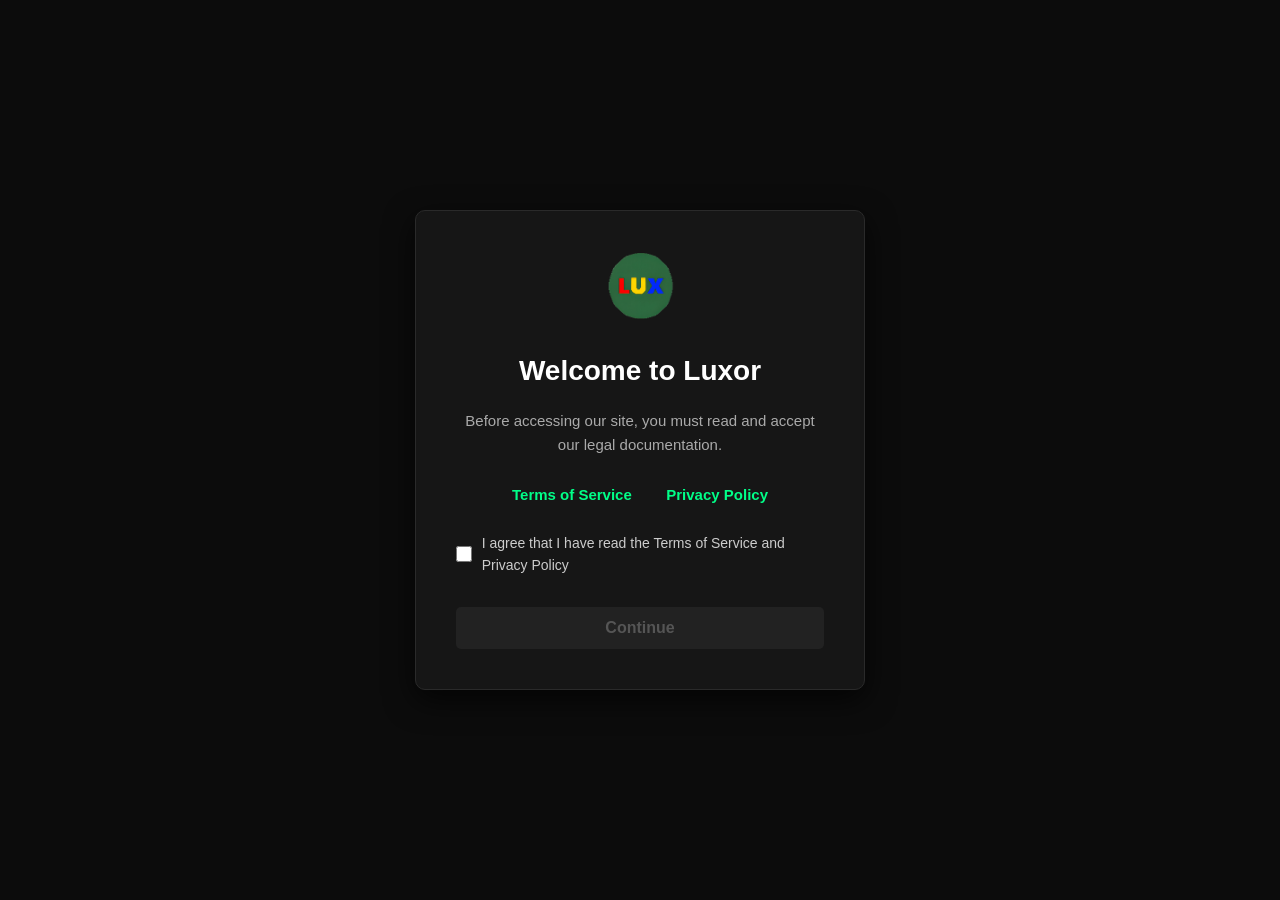
<file: index.html>
<!DOCTYPE html>
<html lang="en">
<head>
    <meta charset="UTF-8">
    <meta name="viewport" content="width=device-width, initial-scale=1.0">
    <title>Luxor</title>
    <link rel="icon" type="image/png" href="luxor.png">
    <link rel="stylesheet" href="style.css">
    <script>
        document.addEventListener("DOMContentLoaded", function() {
            if (localStorage.getItem("luxor_accepted") === "true") {
                document.getElementById("overlay").style.display = "none";
                document.getElementById("main-content").style.display = "block";
            }
            
            const checkbox = document.getElementById("agree-check");
            const btn = document.getElementById("continue-btn");
            
            checkbox.addEventListener("change", function() {
                btn.disabled = !this.checked;
            });
            
            btn.addEventListener("click", function() {
                if (checkbox.checked) {
                    localStorage.setItem("luxor_accepted", "true");
                    document.getElementById("overlay").style.display = "none";
                    document.getElementById("main-content").style.display = "block";
                }
            });
        });
    </script>
</head>
<body>

    <div id="overlay" class="gate-overlay">
        <div class="gate-box">
            <img src="luxor.png" alt="Luxor Logo" class="gate-logo">
            <h2>Welcome to Luxor</h2>
            <p>Before accessing our site, you must read and accept our legal documentation.</p>
            <div class="gate-links">
                <a href="tos.html" target="_blank">Terms of Service</a>
                <a href="privacy.html" target="_blank">Privacy Policy</a>
            </div>
            <div class="gate-checkbox-area">
                <input type="checkbox" id="agree-check">
                <label for="agree-check">I agree that I have read the Terms of Service and Privacy Policy</label>
            </div>
            <button id="continue-btn" class="btn" disabled style="width: 100%; cursor: pointer;">Continue</button>
        </div>
    </div>

    <div id="main-content" style="display: none;">
        <header>
            <div class="logo-area">
                <img src="luxor.png" alt="Luxor Logo" class="site-logo">
                <span class="brand-name">LUXOR</span>
            </div>
            <nav>
                <a href="index.html">Home</a>
                <a href="about.html">About</a>
                <a href="projects.html">Projects</a>
                <a href="tos.html">TOS</a>
                <a href="privacy.html">Privacy Policy</a>
            </nav>
        </header>

        <main>
            <section id="home" class="hero-section">
                <h1>Welcome to Luxor</h1>
                <p>Discover Luxor projects under here!</p>
                <a href="projects.html" class="btn">Explore Projects</a>
            </section>

            <section id="home" class="hero-section">
                <h1>About</h1>
                <a href="about.html" class="btn">About Luxor</a>
            </section>

            <section id="home" class="hero-section">
            <h1>TOS</h1>
            <a href="tos.html" class="btn">Terms of Service</a>
            </section>

            <section id="home" class="hero-section">
            <h1>Privacy Policy</h1>
            <a href="privacy.html" class="btn">Privacy Policy</a>
            </section>
        </main>

    <footer>
        <p>&copy; 2026 Luxor. All rights reserved.</p>
        <div class="legal-links">
            <a href="tos.html">Terms of Service</a> | 
            <a href="privacy.html">Privacy Policy</a>
        </div>
    </footer>
    </div>

</body>
</html>
</file>
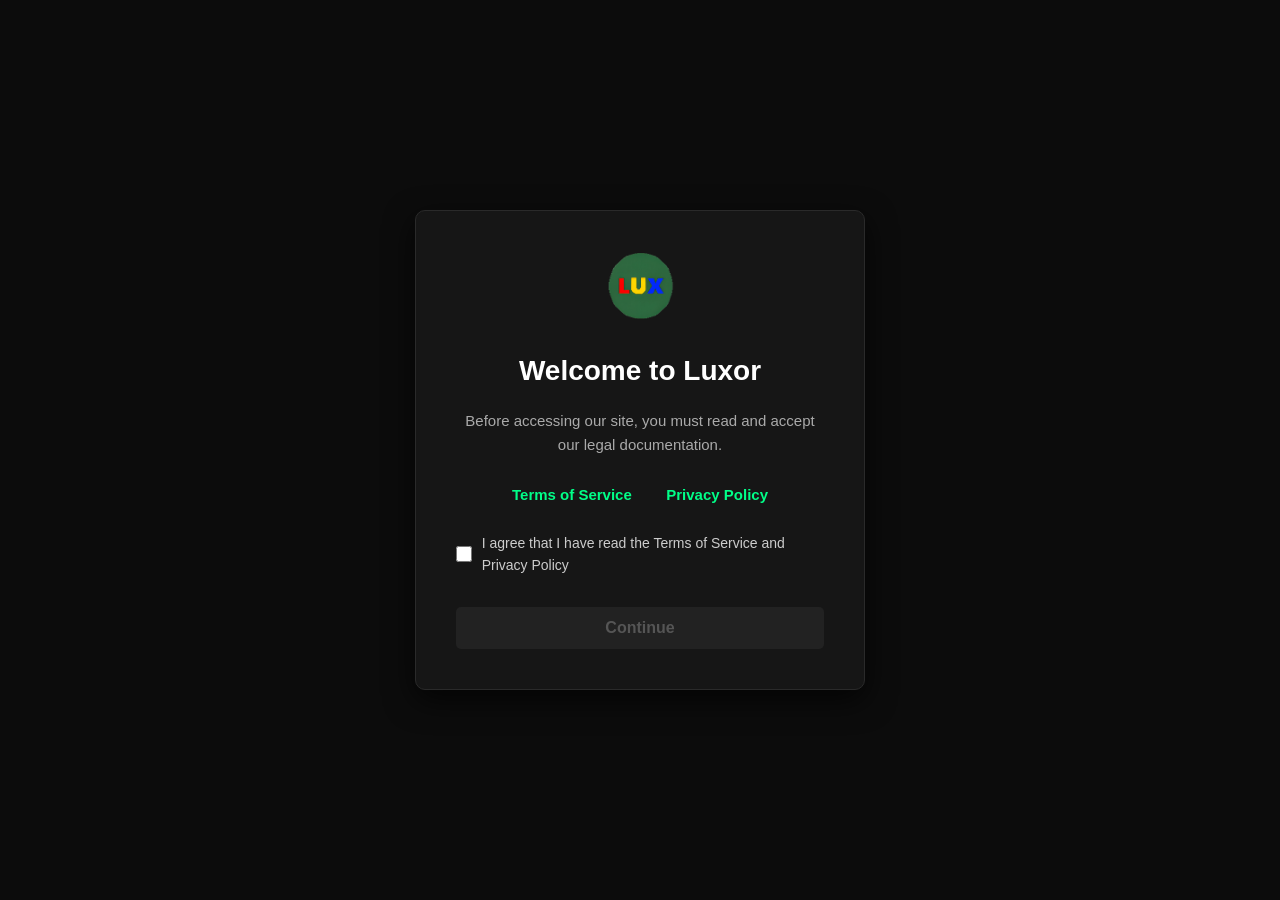
<file: about.html>
<!DOCTYPE html>
<html lang="en">
<head>
    <meta charset="UTF-8">
    <meta name="viewport" content="width=device-width, initial-scale=1.0">
    <title>About - Luxor</title>
    <link rel="icon" type="image/png" href="luxor.png">
    <link rel="stylesheet" href="style.css">
    <script>
        if (localStorage.getItem("luxor_accepted") !== "true") {
            window.location.href = "index.html";
        }
    </script>
</head>
<body>

    <header>
        <div class="logo-area">
            <img src="luxor.png" alt="Luxor Logo" class="site-logo">
            <span class="brand-name">LUXOR</span>
        </div>
        <nav>
            <a href="index.html">Home</a>
            <a href="about.html">About</a>
            <a href="projects.html">Projects</a>
        </nav>
    </header>

    <main>
        <section class="content-section">
            <h2>About Luxor</h2>
            <p>Luxor is an independent development ecosystem focused on creating high-quality software, interactive programming solutions, and advanced game scripts. By combining clean execution and creative design, Luxor delivers optimization and functionality across various computing environments.</p>
            <p>Driven by software engineering principles, the project continually expands into standalone tools, custom utilities, and immersive digital landscapes built for modern platforms.</p>
        </section>
    </main>

    <footer>
        <p>&copy; 2026 Luxor. All rights reserved.</p>
        <div class="legal-links">
            <a href="tos.html">Terms of Service</a> | 
            <a href="privacy.html">Privacy Policy</a>
        </div>
    </footer>

</body>
</html>
</file>
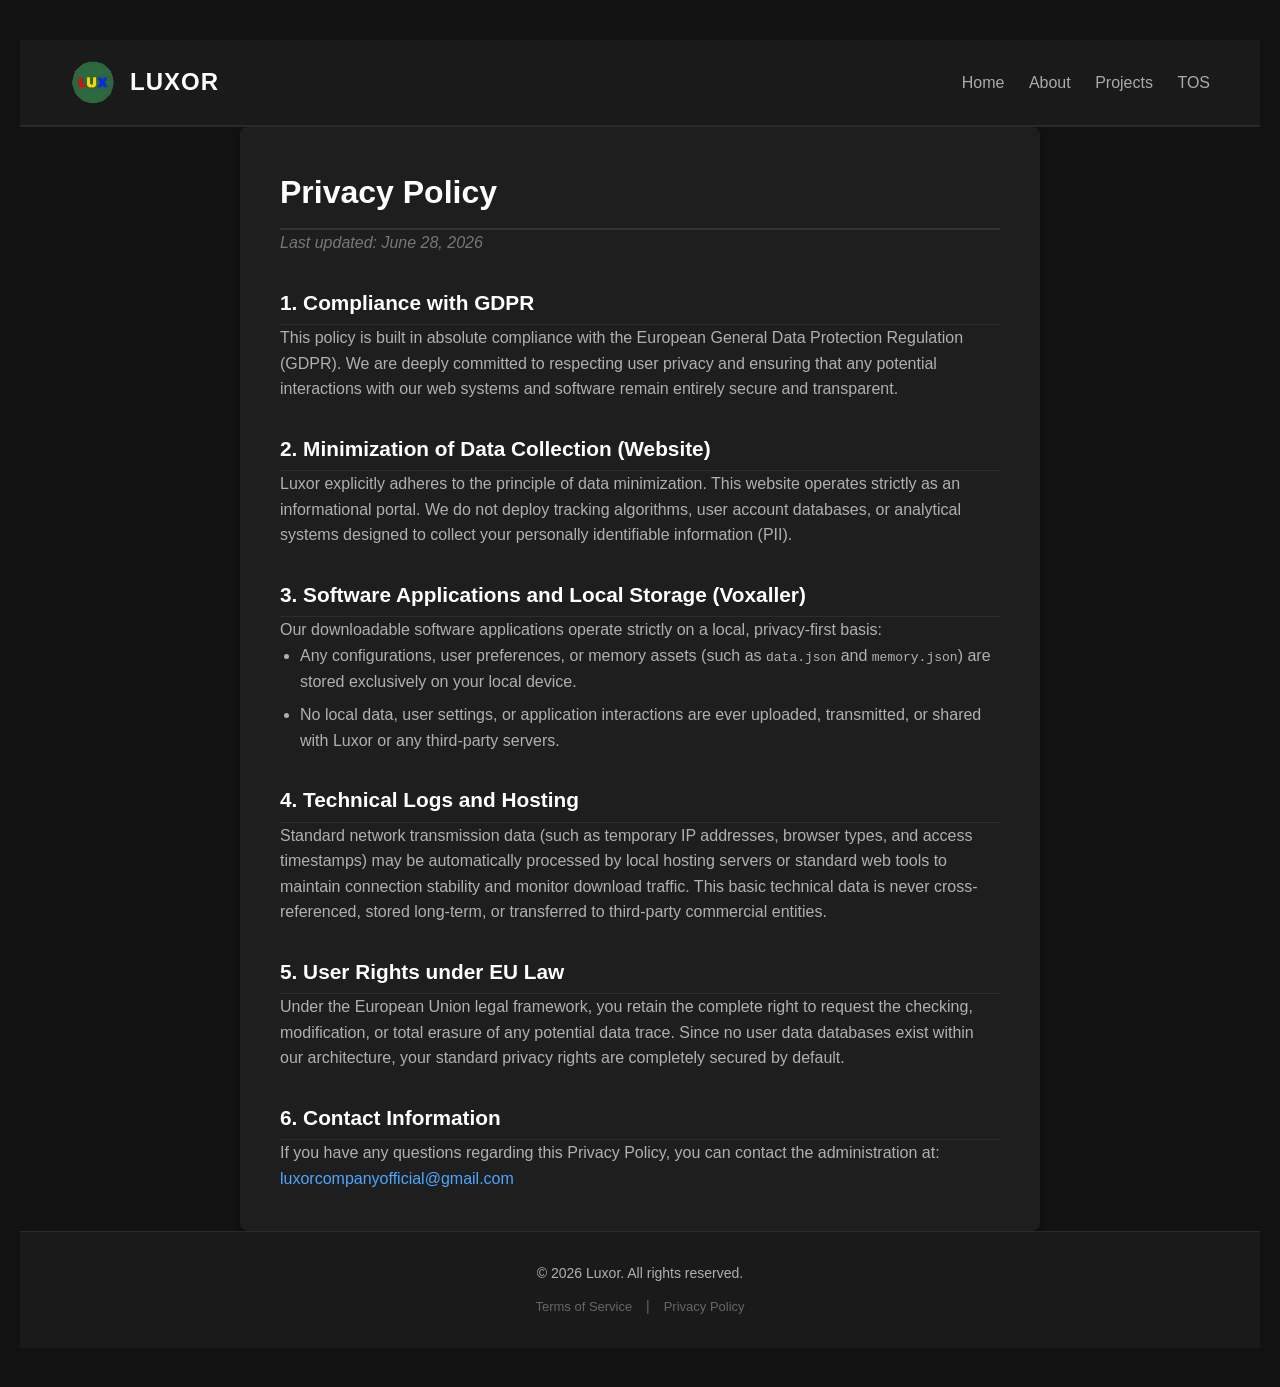
<file: privacy.html>
<!DOCTYPE html>
<html lang="en">
<head>
    <meta charset="UTF-8">
    <meta name="viewport" content="width=device-width, initial-scale=1.0">
    <title>Privacy Policy - Luxor</title>
    <link rel="icon" type="image/png" href="luxor.png">
    <link rel="stylesheet" href="style.css">
    <style>
        body {
            font-family: -apple-system, BlinkMacSystemFont, "Segoe UI", Roboto, Helvetica, Arial, sans-serif;
            line-height: 1.6;
            color: #e0e0e0;
            background-color: #121212;
            margin: 0;
            padding: 40px 20px;
        }
        .container {
            max-width: 800px;
            margin: 0 auto;
            background: #1e1e1e;
            padding: 40px;
            border-radius: 8px;
            box-shadow: 0 4px 6px rgba(0,0,0,0.3);
        }
        h1 {
            color: #ffffff;
            border-bottom: 2px solid #333;
            padding-bottom: 10px;
            margin-top: 0;
        }
        h2 {
            color: #ffffff;
            font-size: 1.3rem;
            margin-top: 30px;
            border-bottom: 1px solid #2d2d2d;
            padding-bottom: 5px;
        }
        p, li {
            color: #b0b0b0;
        }
        ul {
            padding-left: 20px;
        }
        li {
            margin-bottom: 8px;
        }
        .meta {
            font-style: italic;
            color: #777;
            margin-bottom: 30px;
        }
        a {
            color: #4da6ff;
            text-decoration: none;
        }
        a:hover {
            text-decoration: underline;
        }
    </style>
</head>
<body>

<header>
        <div class="logo-area">
            <img src="luxor.png" alt="Luxor Logo" class="site-logo">
            <span class="brand-name">LUXOR</span>
        </div>
        <nav>
            <a href="index.html">Home</a>
            <a href="about.html">About</a>
            <a href="projects.html">Projects</a>
            <a href="tos.html">TOS</a>
        </nav>
</header>

<div class="container">
    <h1>Privacy Policy</h1>
    <div class="meta">
        Last updated: June 28, 2026
    </div>

    <h2>1. Compliance with GDPR</h2>
    <p>This policy is built in absolute compliance with the European General Data Protection Regulation (GDPR). We are deeply committed to respecting user privacy and ensuring that any potential interactions with our web systems and software remain entirely secure and transparent.</p>

    <h2>2. Minimization of Data Collection (Website)</h2>
    <p>Luxor explicitly adheres to the principle of data minimization. This website operates strictly as an informational portal. We do not deploy tracking algorithms, user account databases, or analytical systems designed to collect your personally identifiable information (PII).</p>

    <h2>3. Software Applications and Local Storage (Voxaller)</h2>
    <p>Our downloadable software applications operate strictly on a local, privacy-first basis:</p>
    <ul>
        <li>Any configurations, user preferences, or memory assets (such as <code>data.json</code> and <code>memory.json</code>) are stored exclusively on your local device.</li>
        <li>No local data, user settings, or application interactions are ever uploaded, transmitted, or shared with Luxor or any third-party servers.</li>
    </ul>

    <h2>4. Technical Logs and Hosting</h2>
    <p>Standard network transmission data (such as temporary IP addresses, browser types, and access timestamps) may be automatically processed by local hosting servers or standard web tools to maintain connection stability and monitor download traffic. This basic technical data is never cross-referenced, stored long-term, or transferred to third-party commercial entities.</p>

    <h2>5. User Rights under EU Law</h2>
    <p>Under the European Union legal framework, you retain the complete right to request the checking, modification, or total erasure of any potential data trace. Since no user data databases exist within our architecture, your standard privacy rights are completely secured by default.</p>

    <h2>6. Contact Information</h2>
    <p>If you have any questions regarding this Privacy Policy, you can contact the administration at: <a href="mailto:luxorcompanyofficial@gmail.com">luxorcompanyofficial@gmail.com</a></p>
</div>

    <footer>
        <p>&copy; 2026 Luxor. All rights reserved.</p>
        <div class="legal-links">
            <a href="tos.html">Terms of Service</a> | 
            <a href="privacy.html">Privacy Policy</a>
        </div>
    </footer>

</body>
</html>
</file>
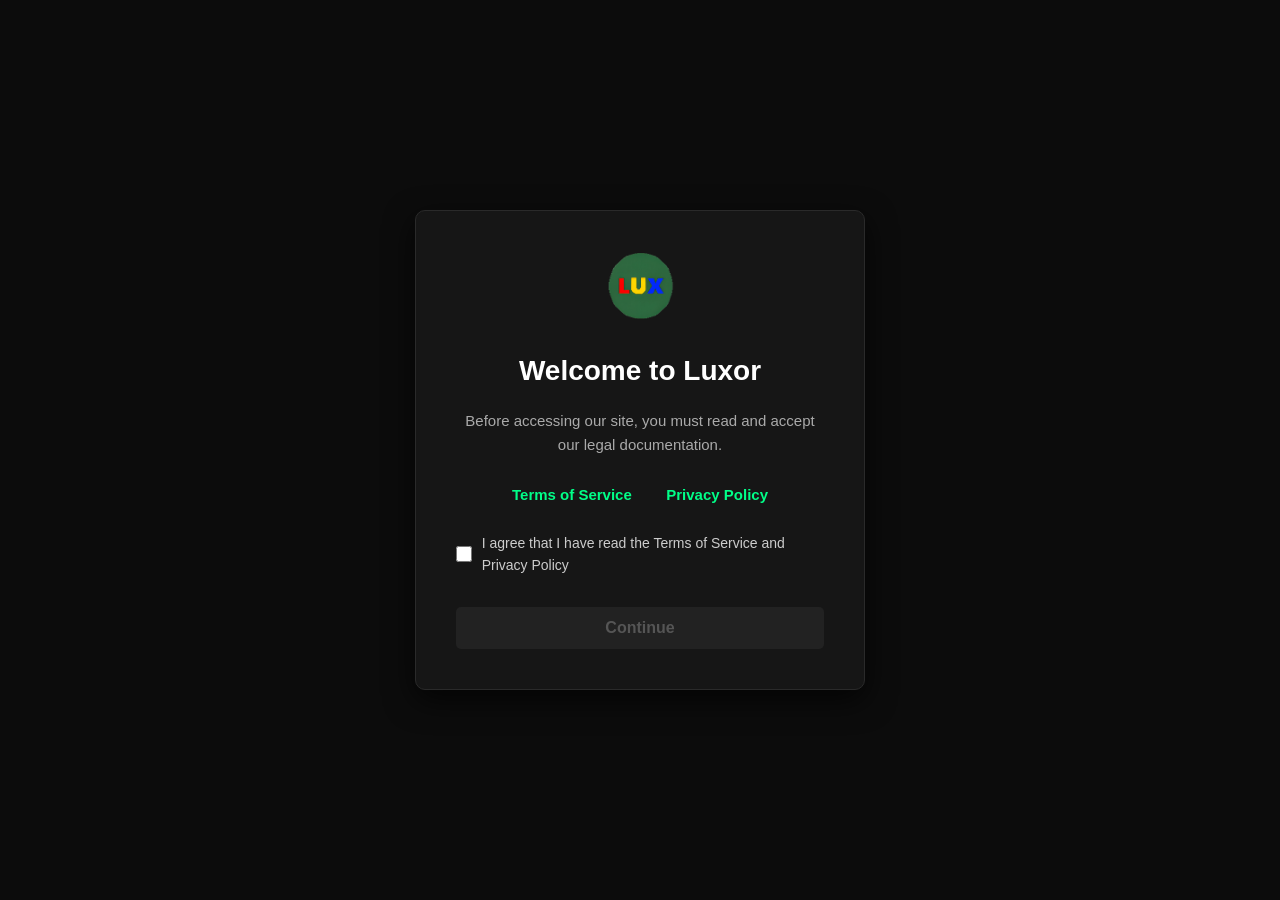
<file: projects.html>
<!DOCTYPE html>
<html lang="en">
<head>
    <meta charset="UTF-8">
    <meta name="viewport" content="width=device-width, initial-scale=1.0">
    <title>Projects - Luxor</title>
    <link rel="icon" type="image/png" href="luxor.png">
    <link rel="stylesheet" href="style.css">
    <script>
        if (localStorage.getItem("luxor_accepted") !== "true") {
            window.location.href = "index.html";
        }
    </script>
    <style>
        .version-list {
            margin-top: 25px;
            display: flex;
            flex-direction: column;
            gap: 12px;
        }

        .version-row {
            display: flex;
            justify-content: space-between;
            align-items: center;
            padding: 15px 20px;
            background-color: #111111;
            border-radius: 6px;
            border-left: 4px solid #333333;
            transition: all 0.2s ease;
        }

        /* La riga attiva (la linea verde del tuo schema image_188b17.png) */
        .version-row.active {
            border-left-color: #00ff88;
            background-color: #15221b;
            box-shadow: 0 0 15px rgba(0, 255, 136, 0.05);
        }

        .version-info {
            display: flex;
            align-items: center;
            gap: 15px;
        }

        .version-name {
            font-weight: 600;
            font-size: 16px;
            color: #ffffff;
        }

        .version-row.disabled .version-name {
            color: #666666;
        }

        .badge {
            font-size: 11px;
            text-transform: uppercase;
            padding: 3px 8px;
            border-radius: 4px;
            font-weight: bold;
        }

        .badge.green {
            background-color: rgba(0, 255, 136, 0.2);
            color: #00ff88;
            border: 1px solid rgba(0, 255, 136, 0.4);
        }

        .badge.gray {
            background-color: #222222;
            color: #666666;
            border: 1px solid #333333;
        }

        .download-btn {
            background-color: #00ff88;
            color: #000000;
            padding: 8px 18px;
            border-radius: 4px;
            text-decoration: none;
            font-weight: bold;
            font-size: 14px;
            transition: background-color 0.2s;
        }

        .download-btn:hover {
            background-color: #00cc6e;
        }

        .lock-text {
            color: #555555;
            font-size: 14px;
            font-weight: 500;
        }

        .legal-links {
            margin-top: 10px;
        }

        .legal-links a {
            color: #666666;
            text-decoration: none;
            margin: 0 10px;
            font-size: 13px;
            transition: color 0.2s;
        }

        .legal-links a:hover {
            color: #00ff88;
        }
    </style>
</head>
<body>

    <header>
        <div class="logo-area">
            <img src="luxor.png" alt="Luxor Logo" class="site-logo">
            <span class="brand-name">LUXOR</span>
        </div>
        <nav>
            <a href="index.html">Home</a>
            <a href="about.html">About</a>
            <a href="projects.html">Projects</a>
        </nav>
    </header>

    <main>
        <section class="content-section">
            <h2>Our Featured Projects</h2>
            
            <div style="background-color: #1a1a1a; padding: 30px; border-radius: 8px; border: 1px solid #2a2a2a; margin-top: 40px; text-align: left;">
                <h3 style="color: #00ff88; font-size: 26px; margin-top: 0;">Voxaller AI</h3>
                <p>Voxaller AI represents the flagship artificial intelligence software application developed under the Luxor banner. Engineered as an intelligent automation assistant, Voxaller AI provides high-speed response structures and secure algorithmic workflows designed to streamline interactive digital communication.</p>
                <p>Built with robust scripting backend layers and a responsive graphical interface, the application processes user queries with absolute precision, delivering adaptive optimization, low-latency execution, and intelligent logic parsing for advanced environments.</p>
                
                <h4 style="color: #ffffff; font-size: 18px; margin-top: 35px; margin-bottom: 15px; border-bottom: 1px solid #2a2a2a; padding-bottom: 8px;">Application Releases</h4>
                
                <div class="version-list">
                    <div class="version-row disabled">
                        <div class="version-info">
                            <span class="version-name">Voxaller - V1.0</span>
                            <span class="badge gray">Upcoming</span>
                        </div>
                    </div>

                    <div class="version-row active">
                        <div class="version-info">
                            <span class="version-name">Voxaller - Pre-Release V1</span>
                            <span class="badge green">Latest</span>
                        </div>
                        <a href="VoxallerPre-ReleaseV1setup.exe" class="download-btn">DOWNLOAD</a>
                    </div>
                </div>
            </div>
        </section>
    </main>

    <footer>
        <p>&copy; 2026 Luxor. All rights reserved.</p>
        <div class="legal-links">
            <a href="tos.html">Terms of Service</a> | 
            <a href="privacy.html">Privacy Policy</a>
        </div>
    </footer>

</body>
</html>
</file>
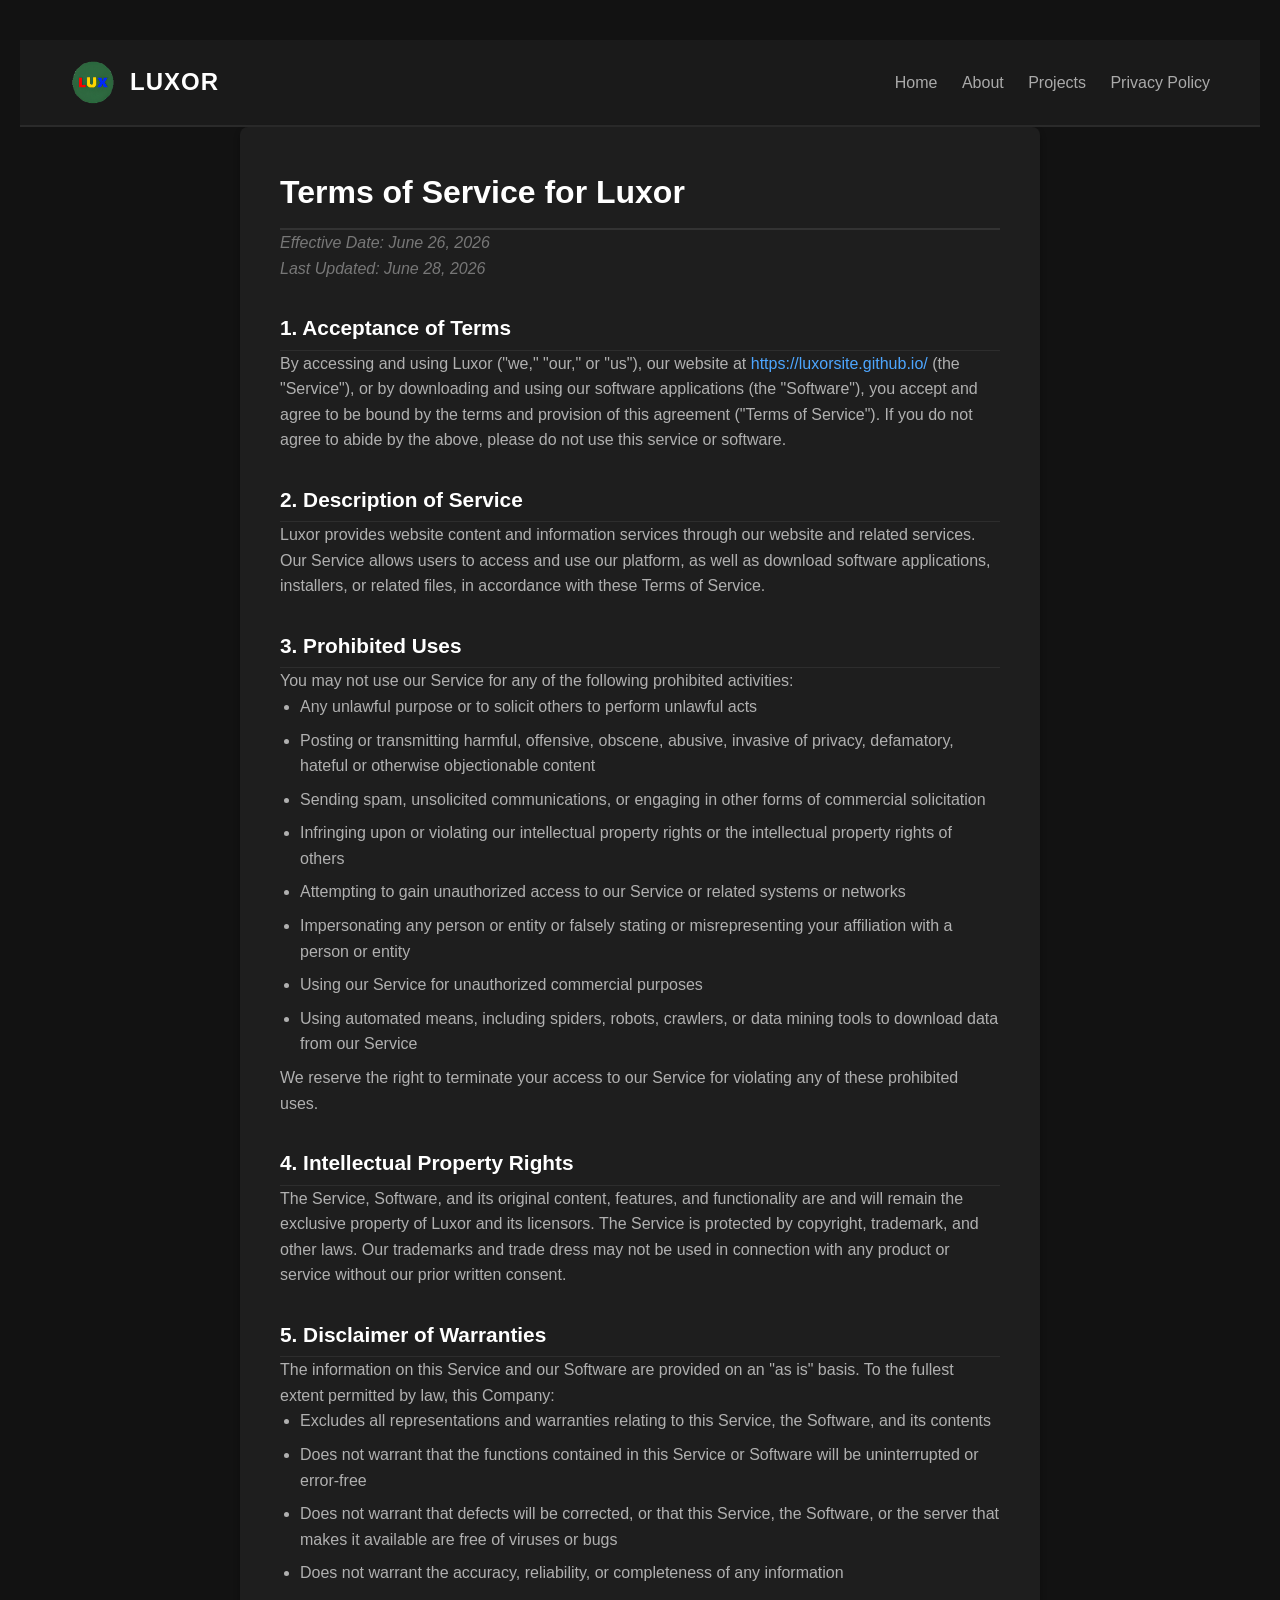
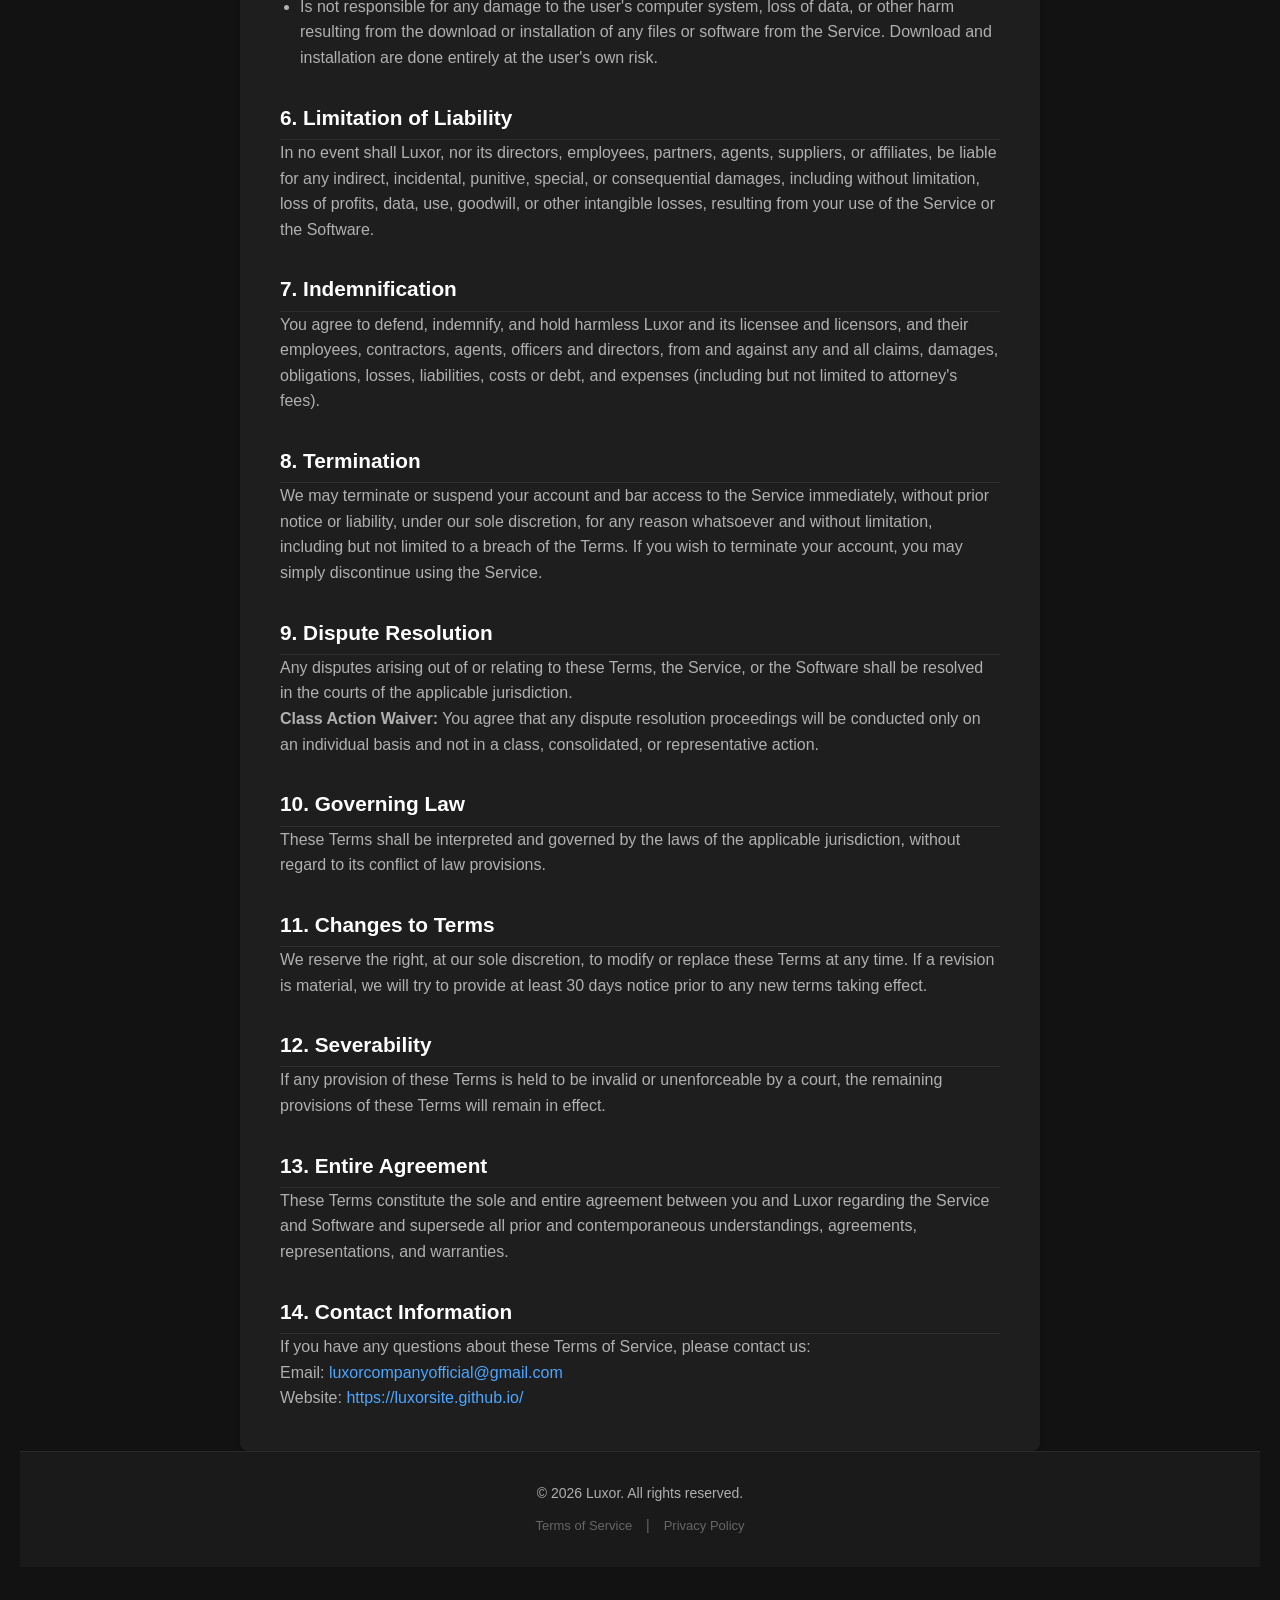
<file: tos.html>
<!DOCTYPE html>
<html lang="en">
<head>
    <meta charset="UTF-8">
    <meta name="viewport" content="width=device-width, initial-scale=1.0">
    <title>Terms of Service - Luxor</title>
    <link rel="stylesheet" href="style.css">
    <link rel="icon" type="image/png" href="luxor.png">

    <style>
        body {
            font-family: -apple-system, BlinkMacSystemFont, "Segoe UI", Roboto, Helvetica, Arial, sans-serif;
            line-height: 1.6;
            color: #e0e0e0;
            background-color: #121212;
            margin: 0;
            padding: 40px 20px;
        }
        .container {
            max-width: 800px;
            margin: 0 auto;
            background: #1e1e1e;
            padding: 40px;
            border-radius: 8px;
            box-shadow: 0 4px 6px rgba(0,0,0,0.3);
        }
        h1 {
            color: #ffffff;
            border-bottom: 2px solid #333;
            padding-bottom: 10px;
            margin-top: 0;
        }
        h2 {
            color: #ffffff;
            font-size: 1.3rem;
            margin-top: 30px;
            border-bottom: 1px solid #2d2d2d;
            padding-bottom: 5px;
        }
        p, li {
            color: #b0b0b0;
        }
        ul {
            padding-left: 20px;
        }
        li {
            margin-bottom: 8px;
        }
        .meta {
            font-style: italic;
            color: #777;
            margin-bottom: 30px;
        }
        a {
            color: #4da6ff;
            text-decoration: none;
        }
        a:hover {
            text-decoration: underline;
        }
    </style>
    
</head>
<body>
    
    <header>
            <div class="logo-area">
                <img src="luxor.png" alt="Luxor Logo" class="site-logo">
                <span class="brand-name">LUXOR</span>
            </div>
            <nav>
                <a href="index.html">Home</a>
                <a href="about.html">About</a>
                <a href="projects.html">Projects</a>
                <a href="privacy.html">Privacy Policy</a>
            </nav>
    </header>

<div class="container">
    <h1>Terms of Service for Luxor</h1>
    <div class="meta">
        Effective Date: June 26, 2026<br>
        Last Updated: June 28, 2026
    </div>

    <h2>1. Acceptance of Terms</h2>
    <p>By accessing and using Luxor ("we," "our," or "us"), our website at <a href="https://luxorsite.github.io/">https://luxorsite.github.io/</a> (the "Service"), or by downloading and using our software applications (the "Software"), you accept and agree to be bound by the terms and provision of this agreement ("Terms of Service"). If you do not agree to abide by the above, please do not use this service or software.</p>

    <h2>2. Description of Service</h2>
    <p>Luxor provides website content and information services through our website and related services. Our Service allows users to access and use our platform, as well as download software applications, installers, or related files, in accordance with these Terms of Service.</p>

    <h2>3. Prohibited Uses</h2>
    <p>You may not use our Service for any of the following prohibited activities:</p>
    <ul>
        <li>Any unlawful purpose or to solicit others to perform unlawful acts</li>
        <li>Posting or transmitting harmful, offensive, obscene, abusive, invasive of privacy, defamatory, hateful or otherwise objectionable content</li>
        <li>Sending spam, unsolicited communications, or engaging in other forms of commercial solicitation</li>
        <li>Infringing upon or violating our intellectual property rights or the intellectual property rights of others</li>
        <li>Attempting to gain unauthorized access to our Service or related systems or networks</li>
        <li>Impersonating any person or entity or falsely stating or misrepresenting your affiliation with a person or entity</li>
        <li>Using our Service for unauthorized commercial purposes</li>
        <li>Using automated means, including spiders, robots, crawlers, or data mining tools to download data from our Service</li>
    </ul>
    <p>We reserve the right to terminate your access to our Service for violating any of these prohibited uses.</p>

    <h2>4. Intellectual Property Rights</h2>
    <p>The Service, Software, and its original content, features, and functionality are and will remain the exclusive property of Luxor and its licensors. The Service is protected by copyright, trademark, and other laws. Our trademarks and trade dress may not be used in connection with any product or service without our prior written consent.</p>

    <h2>5. Disclaimer of Warranties</h2>
    <p>The information on this Service and our Software are provided on an "as is" basis. To the fullest extent permitted by law, this Company:</p>
    <ul>
        <li>Excludes all representations and warranties relating to this Service, the Software, and its contents</li>
        <li>Does not warrant that the functions contained in this Service or Software will be uninterrupted or error-free</li>
        <li>Does not warrant that defects will be corrected, or that this Service, the Software, or the server that makes it available are free of viruses or bugs</li>
        <li>Does not warrant the accuracy, reliability, or completeness of any information</li>
        <li>Is not responsible for any damage to the user's computer system, loss of data, or other harm resulting from the download or installation of any files or software from the Service. Download and installation are done entirely at the user's own risk.</li>
    </ul>

    <h2>6. Limitation of Liability</h2>
    <p>In no event shall Luxor, nor its directors, employees, partners, agents, suppliers, or affiliates, be liable for any indirect, incidental, punitive, special, or consequential damages, including without limitation, loss of profits, data, use, goodwill, or other intangible losses, resulting from your use of the Service or the Software.</p>

    <h2>7. Indemnification</h2>
    <p>You agree to defend, indemnify, and hold harmless Luxor and its licensee and licensors, and their employees, contractors, agents, officers and directors, from and against any and all claims, damages, obligations, losses, liabilities, costs or debt, and expenses (including but not limited to attorney's fees).</p>

    <h2>8. Termination</h2>
    <p>We may terminate or suspend your account and bar access to the Service immediately, without prior notice or liability, under our sole discretion, for any reason whatsoever and without limitation, including but not limited to a breach of the Terms. If you wish to terminate your account, you may simply discontinue using the Service.</p>

    <h2>9. Dispute Resolution</h2>
    <p>Any disputes arising out of or relating to these Terms, the Service, or the Software shall be resolved in the courts of the applicable jurisdiction.</p>
    <p><strong>Class Action Waiver:</strong> You agree that any dispute resolution proceedings will be conducted only on an individual basis and not in a class, consolidated, or representative action.</p>

    <h2>10. Governing Law</h2>
    <p>These Terms shall be interpreted and governed by the laws of the applicable jurisdiction, without regard to its conflict of law provisions.</p>

    <h2>11. Changes to Terms</h2>
    <p>We reserve the right, at our sole discretion, to modify or replace these Terms at any time. If a revision is material, we will try to provide at least 30 days notice prior to any new terms taking effect.</p>

    <h2>12. Severability</h2>
    <p>If any provision of these Terms is held to be invalid or unenforceable by a court, the remaining provisions of these Terms will remain in effect.</p>

    <h2>13. Entire Agreement</h2>
    <p>These Terms constitute the sole and entire agreement between you and Luxor regarding the Service and Software and supersede all prior and contemporaneous understandings, agreements, representations, and warranties.</p>

    <h2>14. Contact Information</h2>
    <p>If you have any questions about these Terms of Service, please contact us:</p>
    <p>Email: <a href="mailto:luxorcompanyofficial@gmail.com">luxorcompanyofficial@gmail.com</a><br>
    Website: <a href="https://luxorsite.github.io/">https://luxorsite.github.io/</a></p>
</div>

    <footer>
        <p>&copy; 2026 Luxor. All rights reserved.</p>
        <div class="legal-links">
            <a href="tos.html">Terms of Service</a> | 
            <a href="privacy.html">Privacy Policy</a>
        </div>
    </footer>

</body>
</html>
</file>
<file: style.css>
* {
    box-sizing: border-box;
    margin: 0;
    padding: 0;
}

body {
    font-family: 'Segoe UI', Tahoma, Geneva, Verdana, sans-serif;
    background-color: #121212;
    color: #ffffff;
    line-height: 1.6;
    overflow-x: hidden;
}

.gate-overlay {
    position: fixed;
    top: 0;
    left: 0;
    width: 100%;
    height: 100%;
    background-color: #0c0c0c;
    display: flex;
    justify-content: center;
    align-items: center;
    z-index: 99999;
}

.gate-box {
    background-color: #161616;
    padding: 40px;
    border-radius: 10px;
    border: 1px solid #2a2a2a;
    max-width: 450px;
    width: 90%;
    text-align: center;
    box-shadow: 0 10px 30px rgba(0,0,0,0.7);
}

.gate-logo {
    width: 70px;
    height: 70px;
    margin-bottom: 20px;
    object-fit: contain;
}

.gate-box h2 {
    color: #ffffff;
    margin-bottom: 15px;
    font-size: 28px;
}

.gate-box p {
    color: #aaaaaa;
    font-size: 15px;
    margin-bottom: 25px;
}

.gate-links {
    margin-bottom: 25px;
}

.gate-links a {
    color: #00ff88;
    text-decoration: none;
    margin: 0 15px;
    font-weight: bold;
    font-size: 15px;
    transition: color 0.2s;
}

.gate-links a:hover {
    text-decoration: underline;
    color: #00dd77;
}

.gate-checkbox-area {
    display: flex;
    align-items: center;
    justify-content: center;
    gap: 10px;
    margin-bottom: 30px;
    text-align: left;
}

.gate-checkbox-area input[type="checkbox"] {
    width: 18px;
    height: 18px;
    accent-color: #00ff88;
    cursor: pointer;
}

.gate-checkbox-area label {
    color: #cccccc;
    font-size: 14px;
    user-select: none;
    cursor: pointer;
}

header {
    display: flex;
    justify-content: space-between;
    align-items: center;
    padding: 20px 50px;
    background-color: #1a1a1a;
    border-bottom: 2px solid #2a2a2a;
}

.logo-area {
    display: flex;
    align-items: center;
    gap: 15px;
}

.site-logo {
    width: 45px;
    height: 45px;
    object-fit: contain;
}

.brand-name {
    font-size: 24px;
    font-weight: bold;
    letter-spacing: 1px;
    color: #ffffff;
}

nav a {
    color: #aaaaaa;
    text-decoration: none;
    margin-left: 20px;
    font-weight: 500;
    transition: color 0.3s;
}

nav a:hover {
    color: #00ff88;
}

.hero-section {
    display: flex;
    flex-direction: column;
    align-items: center;
    justify-content: center;
    text-align: center;
    padding: 100px 20px;
    background: linear-gradient(180deg, #121212 100%);
}

.hero-section h1 {
    font-size: 48px;
    margin-bottom: 20px;
    color: #ffffff;
}

.hero-section p {
    font-size: 18px;
    max-width: 600px;
    color: #cccccc;
    margin-bottom: 30px;
}

.content-section {
    max-width: 800px;
    margin: 0 auto;
    padding: 60px 20px;
}

.content-section h2 {
    font-size: 32px;
    margin-bottom: 25px;
    color: #00ff88;
    text-align: center;
}

.content-section h3 {
    font-size: 20px;
    margin-top: 25px;
    margin-bottom: 10px;
    color: #00ff88;
}

.content-section p {
    color: #bbbbbb;
    font-size: 17px;
    margin-bottom: 15px;
}

/* 5. BOTTONI E ELEMENTI ATTIVI */
.btn {
    display: inline-block;
    background-color: #00ff88;
    color: #121212;
    padding: 12px 30px;
    border-radius: 5px;
    text-decoration: none;
    font-weight: bold;
    border: none;
    font-size: 16px;
    transition: transform 0.2s, background-color 0.2s;
}

.btn:hover:not(:disabled) {
    transform: translateY(-2px);
    background-color: #00dd77;
}

.btn:disabled {
    background-color: #222222 !important;
    color: #555555 !important;
    transform: none !important;
    cursor: not-allowed !important;
}

/* 6. FOOTER */
footer {
    text-align: center;
    padding: 30px;
    background-color: #1a1a1a;
    color: #666666;
    font-size: 14px;
    border-top: 1px solid #2a2a2a;
    width: 100%;
}

.legal-links {
    margin-top: 10px;
}

.legal-links a {
    color: #666666;
    text-decoration: none;
    margin: 0 10px;
    font-size: 13px;
    transition: color 0.2s;
}

.legal-links a:hover {
    color: #00ff88;
}
</file>
